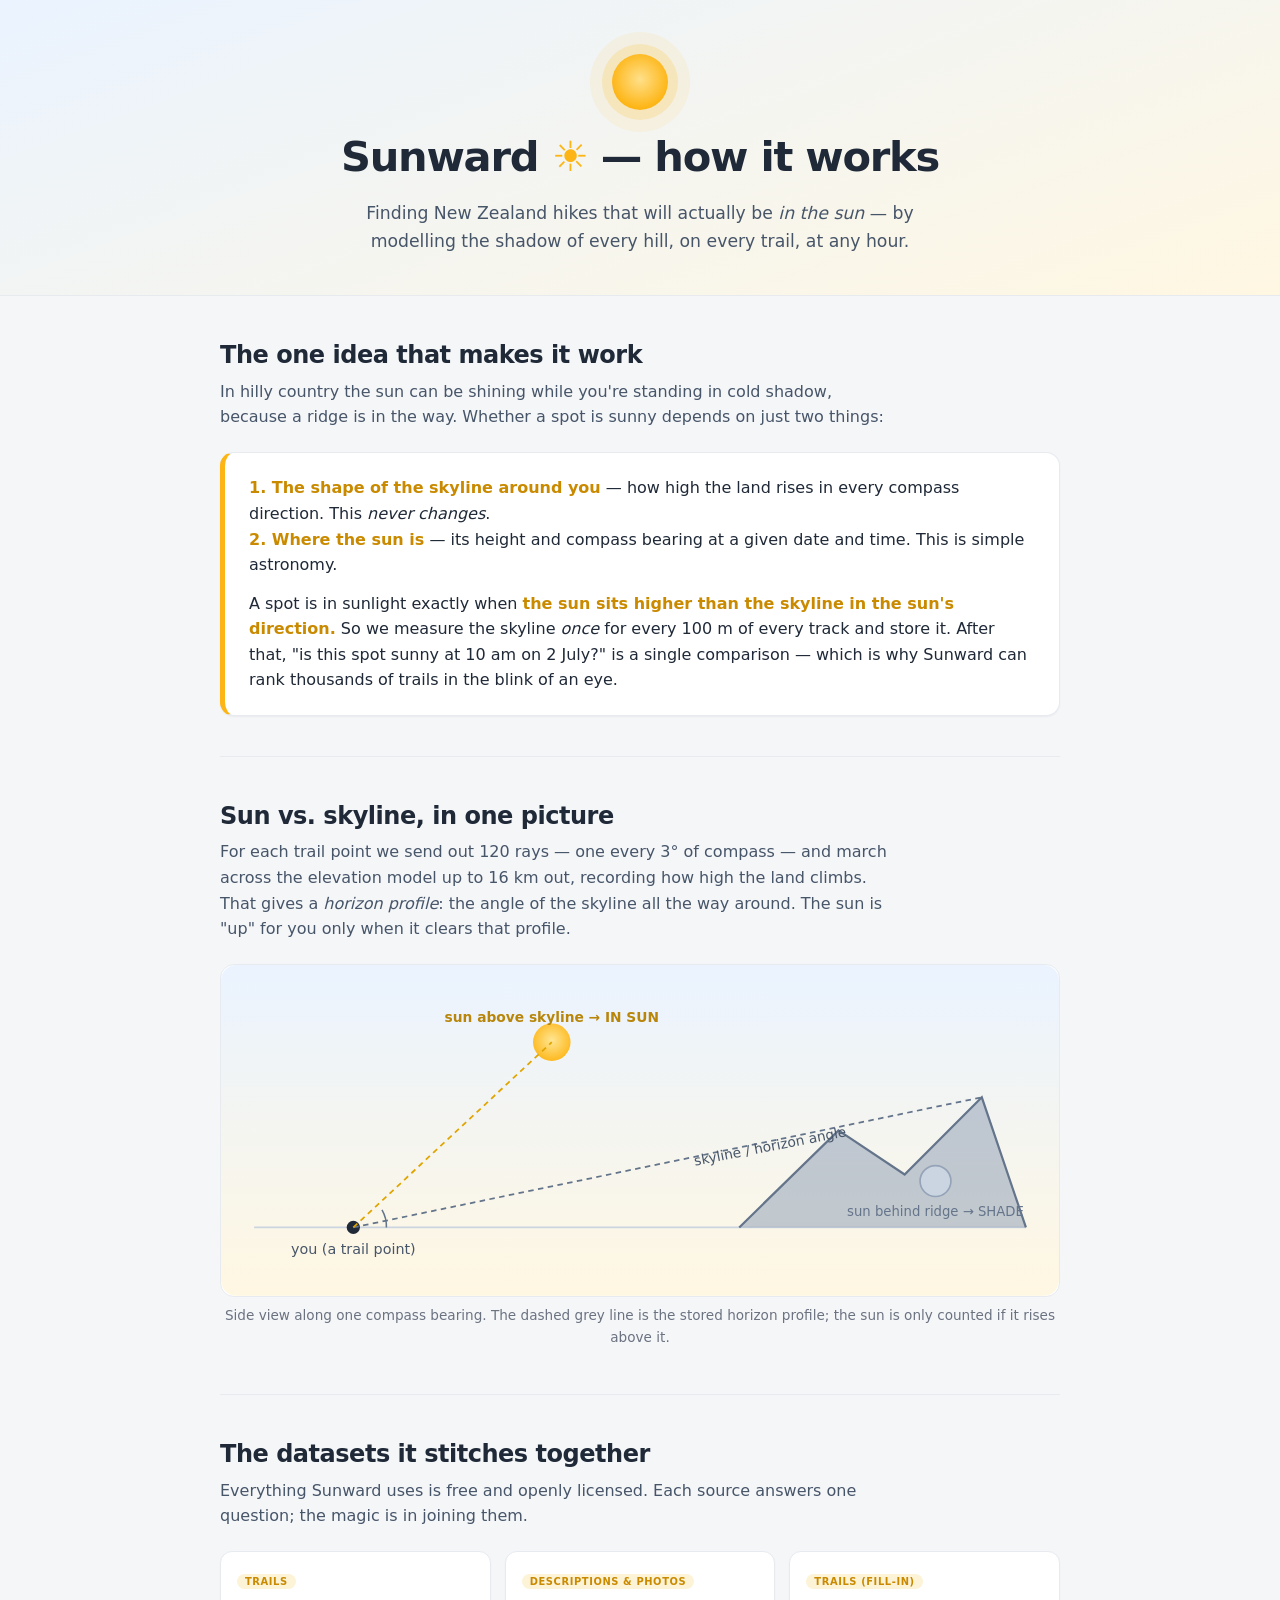
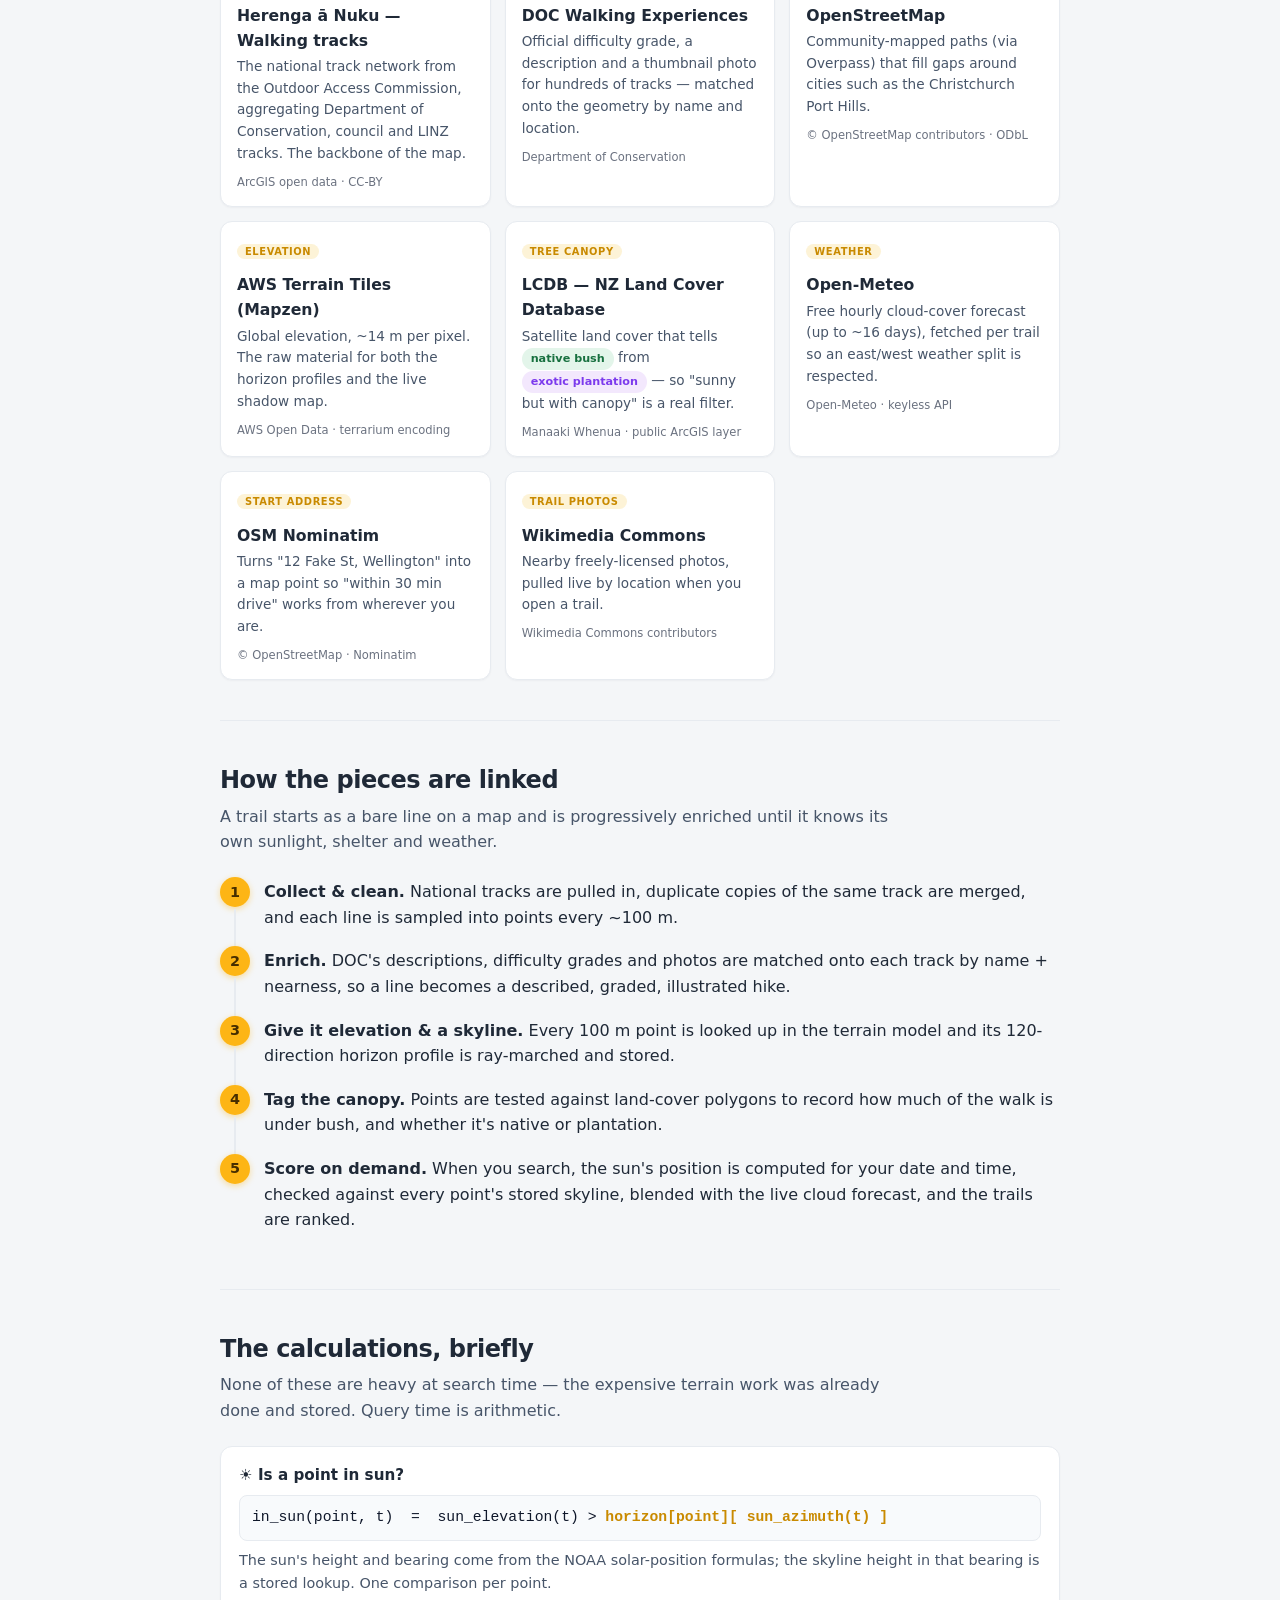
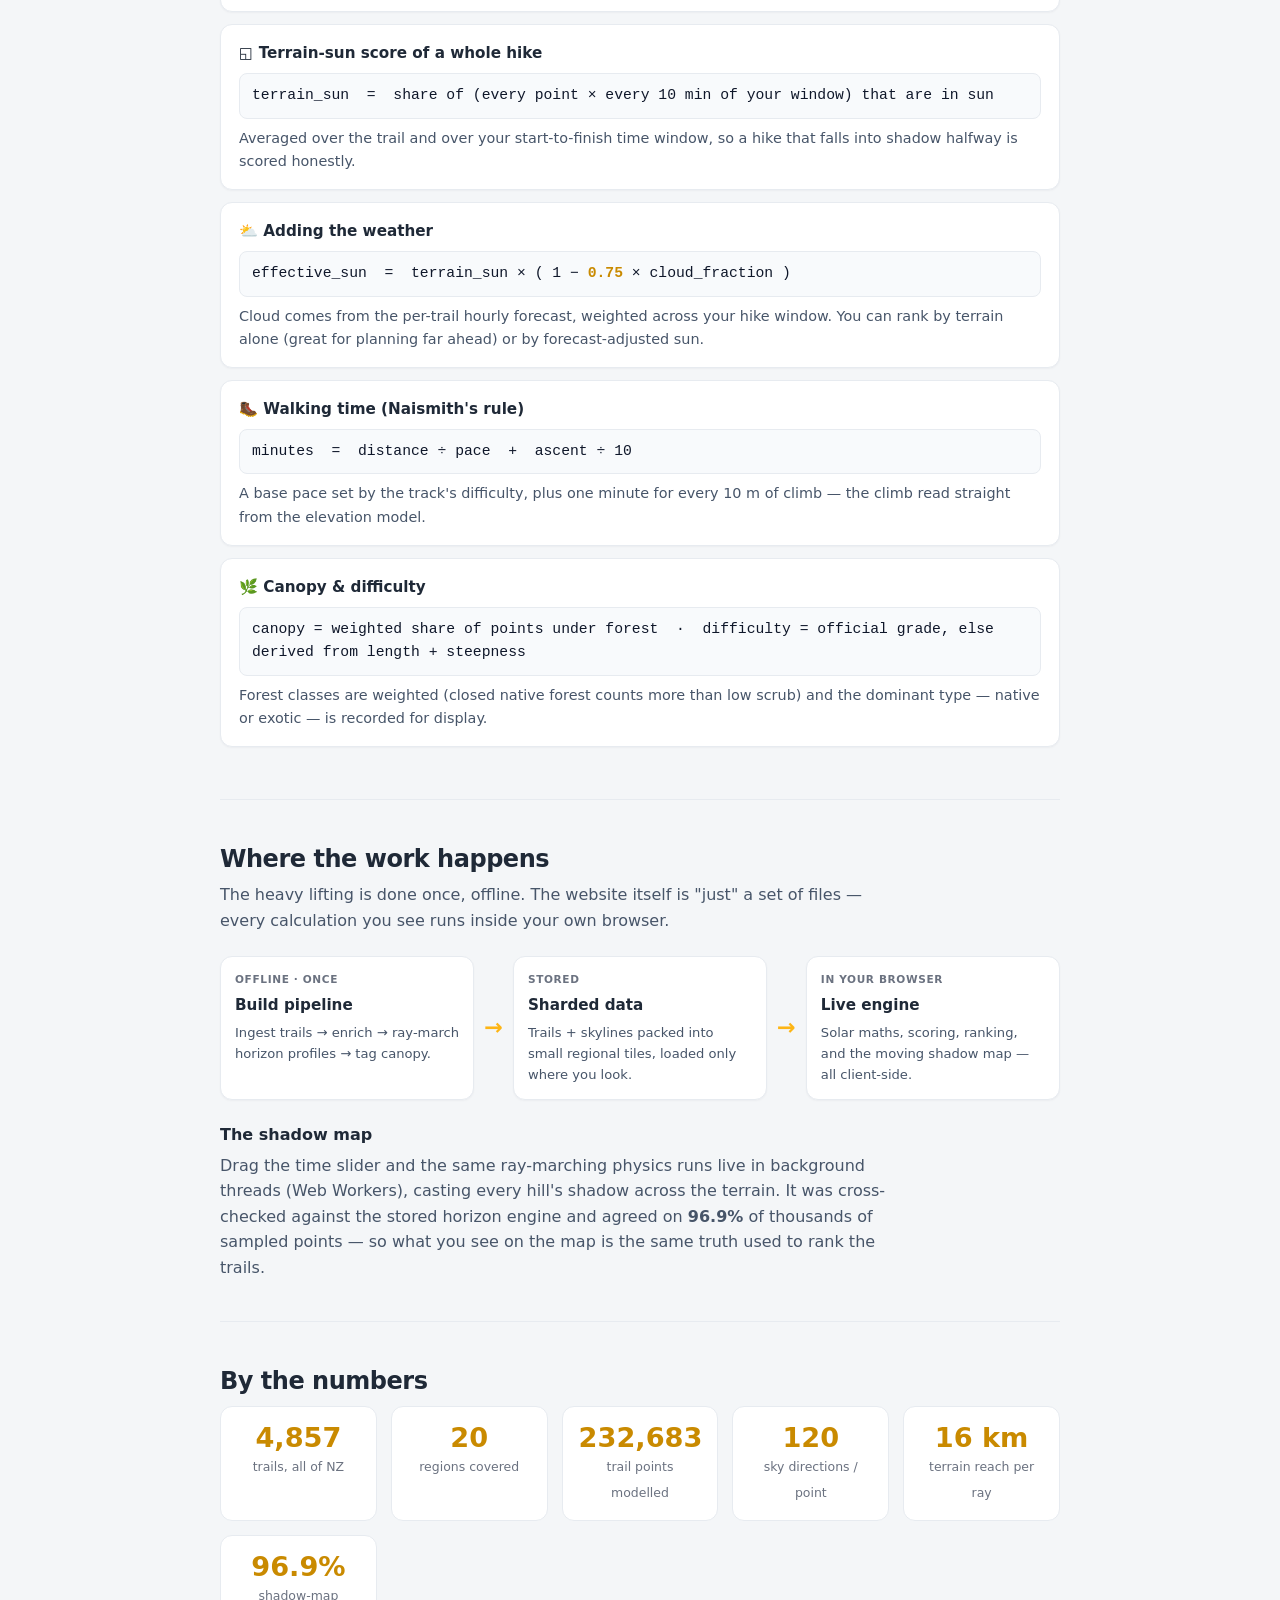
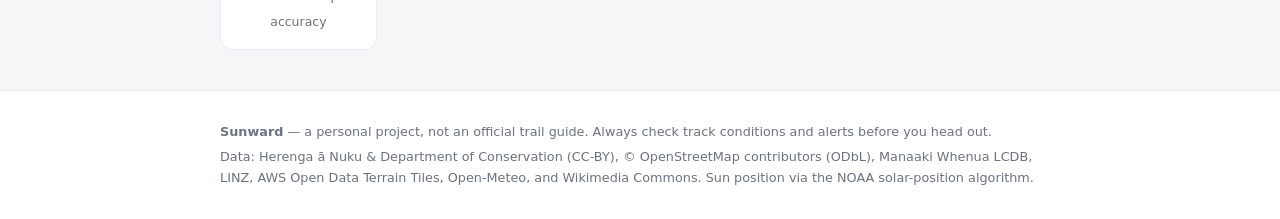
<file: how-it-works.html>
<!DOCTYPE html>
<html lang="en">
<head>
<meta charset="utf-8">
<meta name="viewport" content="width=device-width, initial-scale=1">
<title>Sunward — How it works</title>
<style>
  :root{
    --sun:#FDB515; --sun-deep:#c98a00; --ink:#1f2937; --slate:#475569;
    --muted:#6b7280; --line:#e7ebf0; --bg:#f4f6f8; --card:#ffffff;
    --native:#17703f; --exotic:#7c3aed; --sky1:#eaf3ff; --sky2:#fff7e2;
    --mono:"SFMono-Regular",Consolas,"Liberation Mono",Menlo,monospace;
  }
  *{box-sizing:border-box}
  html{scroll-behavior:smooth}
  body{
    margin:0; background:var(--bg); color:var(--ink);
    font-family:system-ui,-apple-system,"Segoe UI",Roboto,Helvetica,Arial,sans-serif;
    line-height:1.6; font-size:16px;
  }
  .wrap{max-width:880px; margin:0 auto; padding:0 20px}
  a{color:var(--sun-deep)}

  /* hero */
  header.hero{
    background:linear-gradient(160deg,var(--sky1) 0%,var(--sky2) 100%);
    border-bottom:1px solid var(--line); padding:54px 0 40px; text-align:center;
    position:relative; overflow:hidden;
  }
  .hero h1{margin:0; font-size:2.6rem; letter-spacing:-.03em; font-weight:800}
  .hero h1 .s{color:var(--sun)}
  .hero p{margin:.6rem auto 0; max-width:34em; color:var(--slate); font-size:1.08rem}
  .hero .sunmark{
    width:56px;height:56px;border-radius:50%;margin:0 auto 14px;
    background:radial-gradient(circle at 50% 45%,#ffe08a,var(--sun) 70%);
    box-shadow:0 0 0 10px rgba(253,181,21,.18),0 0 0 22px rgba(253,181,21,.08);
  }

  section{padding:40px 0}
  section + section{border-top:1px solid var(--line)}
  h2{font-size:1.5rem; letter-spacing:-.02em; margin:0 0 4px}
  h2 .n{color:var(--sun-deep); font-variant-numeric:tabular-nums; margin-right:.4em}
  .lead{color:var(--slate); margin:.1rem 0 1.4rem; max-width:42em}
  h3{font-size:1rem; margin:1.4rem 0 .3rem}

  /* the big idea callout */
  .idea{
    background:var(--card); border:1px solid var(--line); border-left:5px solid var(--sun);
    border-radius:14px; padding:22px 24px; box-shadow:0 1px 2px rgba(15,23,42,.05);
  }
  .idea b{color:var(--sun-deep)}

  /* diagram */
  figure{margin:22px 0 6px}
  figure svg{width:100%; height:auto; display:block; background:var(--card);
    border:1px solid var(--line); border-radius:14px}
  figcaption{color:var(--muted); font-size:.85rem; margin-top:8px; text-align:center}

  /* dataset grid */
  .grid{display:grid; grid-template-columns:repeat(auto-fill,minmax(250px,1fr)); gap:14px}
  .ds{background:var(--card); border:1px solid var(--line); border-radius:12px;
    padding:15px 16px; box-shadow:0 1px 2px rgba(15,23,42,.04)}
  .ds .tag{font-size:.62rem; font-weight:700; text-transform:uppercase; letter-spacing:.06em;
    color:var(--sun-deep); background:#fdf3d7; padding:2px 8px; border-radius:999px}
  .ds h4{margin:.6rem 0 .2rem; font-size:.98rem}
  .ds p{margin:.2rem 0 0; font-size:.85rem; color:var(--slate)}
  .ds .lic{margin-top:.5rem; font-size:.72rem; color:var(--muted)}

  /* linked list / steps */
  ol.steps{counter-reset:s; list-style:none; padding:0; margin:0}
  ol.steps li{position:relative; padding:2px 0 16px 44px; margin:0}
  ol.steps li:before{counter-increment:s; content:counter(s);
    position:absolute; left:0; top:0; width:30px; height:30px; border-radius:50%;
    background:var(--sun); color:#462e00; font-weight:800; font-size:.9rem;
    display:flex; align-items:center; justify-content:center;
    box-shadow:0 2px 6px rgba(253,181,21,.4)}
  ol.steps li:after{content:""; position:absolute; left:14px; top:32px; bottom:0;
    width:2px; background:var(--line)}
  ol.steps li:last-child:after{display:none}
  ol.steps b{color:var(--ink)}

  /* formula cards */
  .calc{background:var(--card); border:1px solid var(--line); border-radius:12px;
    padding:16px 18px; margin:12px 0; box-shadow:0 1px 2px rgba(15,23,42,.04)}
  .calc .eq{font-family:var(--mono); font-size:.92rem; background:#f8fafc;
    border:1px solid var(--line); border-radius:8px; padding:10px 12px; overflow-x:auto;
    color:#0f172a}
  .calc .eq .hl{color:var(--sun-deep); font-weight:700}
  .calc p{margin:.5rem 0 0; font-size:.9rem; color:var(--slate)}
  .calc h4{margin:0 0 .5rem; font-size:.95rem}

  /* pipeline */
  .flow{display:flex; flex-wrap:wrap; gap:10px; align-items:stretch; margin-top:8px}
  .stage{flex:1; min-width:150px; background:var(--card); border:1px solid var(--line);
    border-radius:12px; padding:14px; box-shadow:0 1px 2px rgba(15,23,42,.04)}
  .stage .k{font-size:.66rem; text-transform:uppercase; letter-spacing:.06em; color:var(--muted); font-weight:700}
  .stage h4{margin:.3rem 0 .3rem; font-size:.95rem}
  .stage p{margin:0; font-size:.82rem; color:var(--slate)}
  .flow .arrow{align-self:center; color:var(--sun); font-size:1.4rem; font-weight:800}

  /* stats */
  .stats{display:grid; grid-template-columns:repeat(auto-fit,minmax(130px,1fr)); gap:14px; margin-top:6px}
  .stat{background:var(--card); border:1px solid var(--line); border-radius:12px; padding:16px; text-align:center}
  .stat b{display:block; font-size:1.7rem; font-weight:800; color:var(--sun-deep); line-height:1.1}
  .stat span{font-size:.78rem; color:var(--muted)}

  .pill{display:inline-block; font-size:.7rem; font-weight:700; padding:2px 9px; border-radius:999px}
  .pill.nat{background:#e3f5ea; color:var(--native)}
  .pill.exo{background:#f3e8fd; color:var(--exotic)}

  footer{background:var(--card); border-top:1px solid var(--line); padding:26px 0; color:var(--muted); font-size:.8rem}
  footer .wrap>p{margin:.3rem 0}
</style>
</head>
<body>

<header class="hero">
  <div class="wrap">
    <div class="sunmark"></div>
    <h1>Sunward <span class="s">☀</span> — how it works</h1>
    <p>Finding New&nbsp;Zealand hikes that will actually be <em>in the sun</em> — by
       modelling the shadow of every hill, on every trail, at any hour.</p>
  </div>
</header>

<main class="wrap">

<!-- THE BIG IDEA -->
<section id="idea">
  <h2>The one idea that makes it work</h2>
  <p class="lead">In hilly country the sun can be shining while you're standing in cold
     shadow, because a ridge is in the way. Whether a spot is sunny depends on just two
     things:</p>
  <div class="idea">
    <p style="margin:0"><b>1. The shape of the skyline around you</b> — how high the land
       rises in every compass direction. This <em>never changes</em>.<br>
       <b>2. Where the sun is</b> — its height and compass bearing at a given date and
       time. This is simple astronomy.</p>
    <p style="margin:.8rem 0 0">A spot is in sunlight exactly when <b>the sun sits higher
       than the skyline in the sun's direction.</b> So we measure the skyline <em>once</em>
       for every 100&nbsp;m of every track and store it. After that, "is this spot sunny at
       10&nbsp;am on 2&nbsp;July?" is a single comparison — which is why Sunward can rank
       thousands of trails in the blink of an eye.</p>
  </div>
</section>

<!-- DIAGRAM -->
<section id="diagram">
  <h2>Sun vs. skyline, in one picture</h2>
  <p class="lead">For each trail point we send out 120 rays — one every 3° of compass —
     and march across the elevation model up to 16&nbsp;km out, recording how high the land
     climbs. That gives a <em>horizon profile</em>: the angle of the skyline all the way
     around. The sun is "up" for you only when it clears that profile.</p>
  <figure>
    <svg viewBox="0 0 760 300" xmlns="http://www.w3.org/2000/svg" font-family="system-ui,sans-serif">
      <defs>
        <linearGradient id="sky" x1="0" y1="0" x2="0" y2="1">
          <stop offset="0" stop-color="#eaf3ff"/><stop offset="1" stop-color="#fff7e2"/>
        </linearGradient>
        <radialGradient id="sundot" cx="50%" cy="45%" r="60%">
          <stop offset="0" stop-color="#ffe693"/><stop offset="1" stop-color="#FDB515"/>
        </radialGradient>
      </defs>
      <rect x="0" y="0" width="760" height="300" fill="url(#sky)" rx="14"/>
      <!-- ground -->
      <line x1="30" y1="238" x2="730" y2="238" stroke="#cbd5e1" stroke-width="1.5"/>
      <!-- ridge (the skyline obstruction) to the right -->
      <path d="M470 238 L560 150 L620 190 L690 120 L730 238 Z" fill="#94a3b8" opacity=".55"/>
      <path d="M470 238 L560 150 L620 190 L690 120 L730 238" fill="none" stroke="#64748b" stroke-width="2"/>
      <!-- observer -->
      <circle cx="120" cy="238" r="6" fill="#1f2937"/>
      <text x="120" y="262" text-anchor="middle" font-size="13" fill="#475569">you (a trail point)</text>
      <!-- horizon angle line to ridge top -->
      <line x1="120" y1="238" x2="690" y2="120" stroke="#64748b" stroke-width="1.6" stroke-dasharray="5 4"/>
      <text x="430" y="182" font-size="12.5" fill="#475569" transform="rotate(-11 430 182)">skyline / horizon angle</text>
      <!-- SUN IN: high sun above the ridge line -->
      <circle cx="300" cy="70" r="17" fill="url(#sundot)"/>
      <line x1="120" y1="238" x2="300" y2="70" stroke="#e0a500" stroke-width="1.6" stroke-dasharray="5 4"/>
      <text x="300" y="52" text-anchor="middle" font-size="12.5" fill="#b8860b" font-weight="700">sun above skyline → IN SUN</text>
      <!-- SUN OUT: low sun behind ridge -->
      <circle cx="648" cy="196" r="14" fill="#cbd5e1"/>
      <circle cx="648" cy="196" r="14" fill="none" stroke="#94a3b8" stroke-width="1.5"/>
      <text x="648" y="228" text-anchor="middle" font-size="12" fill="#64748b">sun behind ridge → SHADE</text>
      <!-- angle arc at observer -->
      <path d="M150 238 A30 30 0 0 0 146 222" fill="none" stroke="#64748b" stroke-width="1.4"/>
    </svg>
    <figcaption>Side view along one compass bearing. The dashed grey line is the stored
      horizon profile; the sun is only counted if it rises above it.</figcaption>
  </figure>
</section>

<!-- DATASETS -->
<section id="data">
  <h2>The datasets it stitches together</h2>
  <p class="lead">Everything Sunward uses is free and openly licensed. Each source answers
     one question; the magic is in joining them.</p>
  <div class="grid">
    <div class="ds">
      <span class="tag">Trails</span>
      <h4>Herenga ā Nuku — Walking tracks</h4>
      <p>The national track network from the Outdoor Access Commission, aggregating
         Department of Conservation, council and LINZ tracks. The backbone of the map.</p>
      <p class="lic">ArcGIS open data · CC-BY</p>
    </div>
    <div class="ds">
      <span class="tag">Descriptions & photos</span>
      <h4>DOC Walking Experiences</h4>
      <p>Official difficulty grade, a description and a thumbnail photo for hundreds of
         tracks — matched onto the geometry by name and location.</p>
      <p class="lic">Department of Conservation</p>
    </div>
    <div class="ds">
      <span class="tag">Trails (fill-in)</span>
      <h4>OpenStreetMap</h4>
      <p>Community-mapped paths (via Overpass) that fill gaps around cities such as the
         Christchurch Port Hills.</p>
      <p class="lic">© OpenStreetMap contributors · ODbL</p>
    </div>
    <div class="ds">
      <span class="tag">Elevation</span>
      <h4>AWS Terrain Tiles (Mapzen)</h4>
      <p>Global elevation, ~14&nbsp;m per pixel. The raw material for both the horizon
         profiles and the live shadow map.</p>
      <p class="lic">AWS Open Data · terrarium encoding</p>
    </div>
    <div class="ds">
      <span class="tag">Tree canopy</span>
      <h4>LCDB — NZ Land Cover Database</h4>
      <p>Satellite land cover that tells <span class="pill nat">native bush</span> from
         <span class="pill exo">exotic plantation</span> — so "sunny but with canopy" is a
         real filter.</p>
      <p class="lic">Manaaki Whenua · public ArcGIS layer</p>
    </div>
    <div class="ds">
      <span class="tag">Weather</span>
      <h4>Open-Meteo</h4>
      <p>Free hourly cloud-cover forecast (up to ~16 days), fetched per trail so an
         east/west weather split is respected.</p>
      <p class="lic">Open-Meteo · keyless API</p>
    </div>
    <div class="ds">
      <span class="tag">Start address</span>
      <h4>OSM Nominatim</h4>
      <p>Turns "12 Fake St, Wellington" into a map point so "within 30&nbsp;min drive"
         works from wherever you are.</p>
      <p class="lic">© OpenStreetMap · Nominatim</p>
    </div>
    <div class="ds">
      <span class="tag">Trail photos</span>
      <h4>Wikimedia Commons</h4>
      <p>Nearby freely-licensed photos, pulled live by location when you open a trail.</p>
      <p class="lic">Wikimedia Commons contributors</p>
    </div>
  </div>
</section>

<!-- HOW LINKED -->
<section id="linked">
  <h2>How the pieces are linked</h2>
  <p class="lead">A trail starts as a bare line on a map and is progressively enriched
     until it knows its own sunlight, shelter and weather.</p>
  <ol class="steps">
    <li><b>Collect & clean.</b> National tracks are pulled in, duplicate copies of the same
        track are merged, and each line is sampled into points every ~100&nbsp;m.</li>
    <li><b>Enrich.</b> DOC's descriptions, difficulty grades and photos are matched onto each
        track by name + nearness, so a line becomes a described, graded, illustrated hike.</li>
    <li><b>Give it elevation & a skyline.</b> Every 100&nbsp;m point is looked up in the
        terrain model and its 120-direction horizon profile is ray-marched and stored.</li>
    <li><b>Tag the canopy.</b> Points are tested against land-cover polygons to record how
        much of the walk is under bush, and whether it's native or plantation.</li>
    <li><b>Score on demand.</b> When you search, the sun's position is computed for your date
        and time, checked against every point's stored skyline, blended with the live cloud
        forecast, and the trails are ranked.</li>
  </ol>
</section>

<!-- CALCULATIONS -->
<section id="calc">
  <h2>The calculations, briefly</h2>
  <p class="lead">None of these are heavy at search time — the expensive terrain work was
     already done and stored. Query time is arithmetic.</p>

  <div class="calc">
    <h4>☀ Is a point in sun?</h4>
    <div class="eq">in_sun(point, t) &nbsp;=&nbsp; sun_elevation(t) &gt; <span class="hl">horizon[point][ sun_azimuth(t) ]</span></div>
    <p>The sun's height and bearing come from the NOAA solar-position formulas; the skyline
       height in that bearing is a stored lookup. One comparison per point.</p>
  </div>

  <div class="calc">
    <h4>◱ Terrain-sun score of a whole hike</h4>
    <div class="eq">terrain_sun &nbsp;=&nbsp; share of (every point × every 10&nbsp;min of your window) that are in sun</div>
    <p>Averaged over the trail and over your start-to-finish time window, so a hike that
       falls into shadow halfway is scored honestly.</p>
  </div>

  <div class="calc">
    <h4>⛅ Adding the weather</h4>
    <div class="eq">effective_sun &nbsp;=&nbsp; terrain_sun × ( 1 − <span class="hl">0.75</span> × cloud_fraction )</div>
    <p>Cloud comes from the per-trail hourly forecast, weighted across your hike window. You
       can rank by terrain alone (great for planning far ahead) or by forecast-adjusted sun.</p>
  </div>

  <div class="calc">
    <h4>🥾 Walking time (Naismith's rule)</h4>
    <div class="eq">minutes &nbsp;=&nbsp; distance ÷ pace &nbsp;+&nbsp; ascent ÷ 10</div>
    <p>A base pace set by the track's difficulty, plus one minute for every 10&nbsp;m of climb
       — the climb read straight from the elevation model.</p>
  </div>

  <div class="calc">
    <h4>🌿 Canopy & difficulty</h4>
    <div class="eq">canopy = weighted share of points under forest &nbsp;·&nbsp; difficulty = official grade, else derived from length + steepness</div>
    <p>Forest classes are weighted (closed native forest counts more than low scrub) and the
       dominant type — native or exotic — is recorded for display.</p>
  </div>
</section>

<!-- ARCHITECTURE -->
<section id="arch">
  <h2>Where the work happens</h2>
  <p class="lead">The heavy lifting is done once, offline. The website itself is "just" a set
     of files — every calculation you see runs inside your own browser.</p>
  <div class="flow">
    <div class="stage"><div class="k">Offline · once</div><h4>Build pipeline</h4>
      <p>Ingest trails → enrich → ray-march horizon profiles → tag canopy.</p></div>
    <div class="arrow">→</div>
    <div class="stage"><div class="k">Stored</div><h4>Sharded data</h4>
      <p>Trails + skylines packed into small regional tiles, loaded only where you look.</p></div>
    <div class="arrow">→</div>
    <div class="stage"><div class="k">In your browser</div><h4>Live engine</h4>
      <p>Solar maths, scoring, ranking, and the moving shadow map — all client-side.</p></div>
  </div>
  <h3>The shadow map</h3>
  <p class="lead" style="margin-bottom:0">Drag the time slider and the same ray-marching
     physics runs live in background threads (Web Workers), casting every hill's shadow across
     the terrain. It was cross-checked against the stored horizon engine and agreed on
     <b>96.9%</b> of thousands of sampled points — so what you see on the map is the same
     truth used to rank the trails.</p>
</section>

<!-- STATS -->
<section id="stats">
  <h2>By the numbers</h2>
  <div class="stats">
    <div class="stat"><b>4,857</b><span>trails, all of NZ</span></div>
    <div class="stat"><b>20</b><span>regions covered</span></div>
    <div class="stat"><b>232,683</b><span>trail points modelled</span></div>
    <div class="stat"><b>120</b><span>sky directions / point</span></div>
    <div class="stat"><b>16 km</b><span>terrain reach per ray</span></div>
    <div class="stat"><b>96.9%</b><span>shadow-map accuracy</span></div>
  </div>
</section>

</main>

<footer>
  <div class="wrap">
    <p><strong>Sunward</strong> — a personal project, not an official trail guide. Always
       check track conditions and alerts before you head out.</p>
    <p>Data: Herenga ā Nuku &amp; Department of Conservation (CC-BY), © OpenStreetMap
       contributors (ODbL), Manaaki Whenua LCDB, LINZ, AWS Open Data Terrain Tiles, Open-Meteo,
       and Wikimedia Commons. Sun position via the NOAA solar-position algorithm.</p>
  </div>
</footer>

</body>
</html>
</file>
